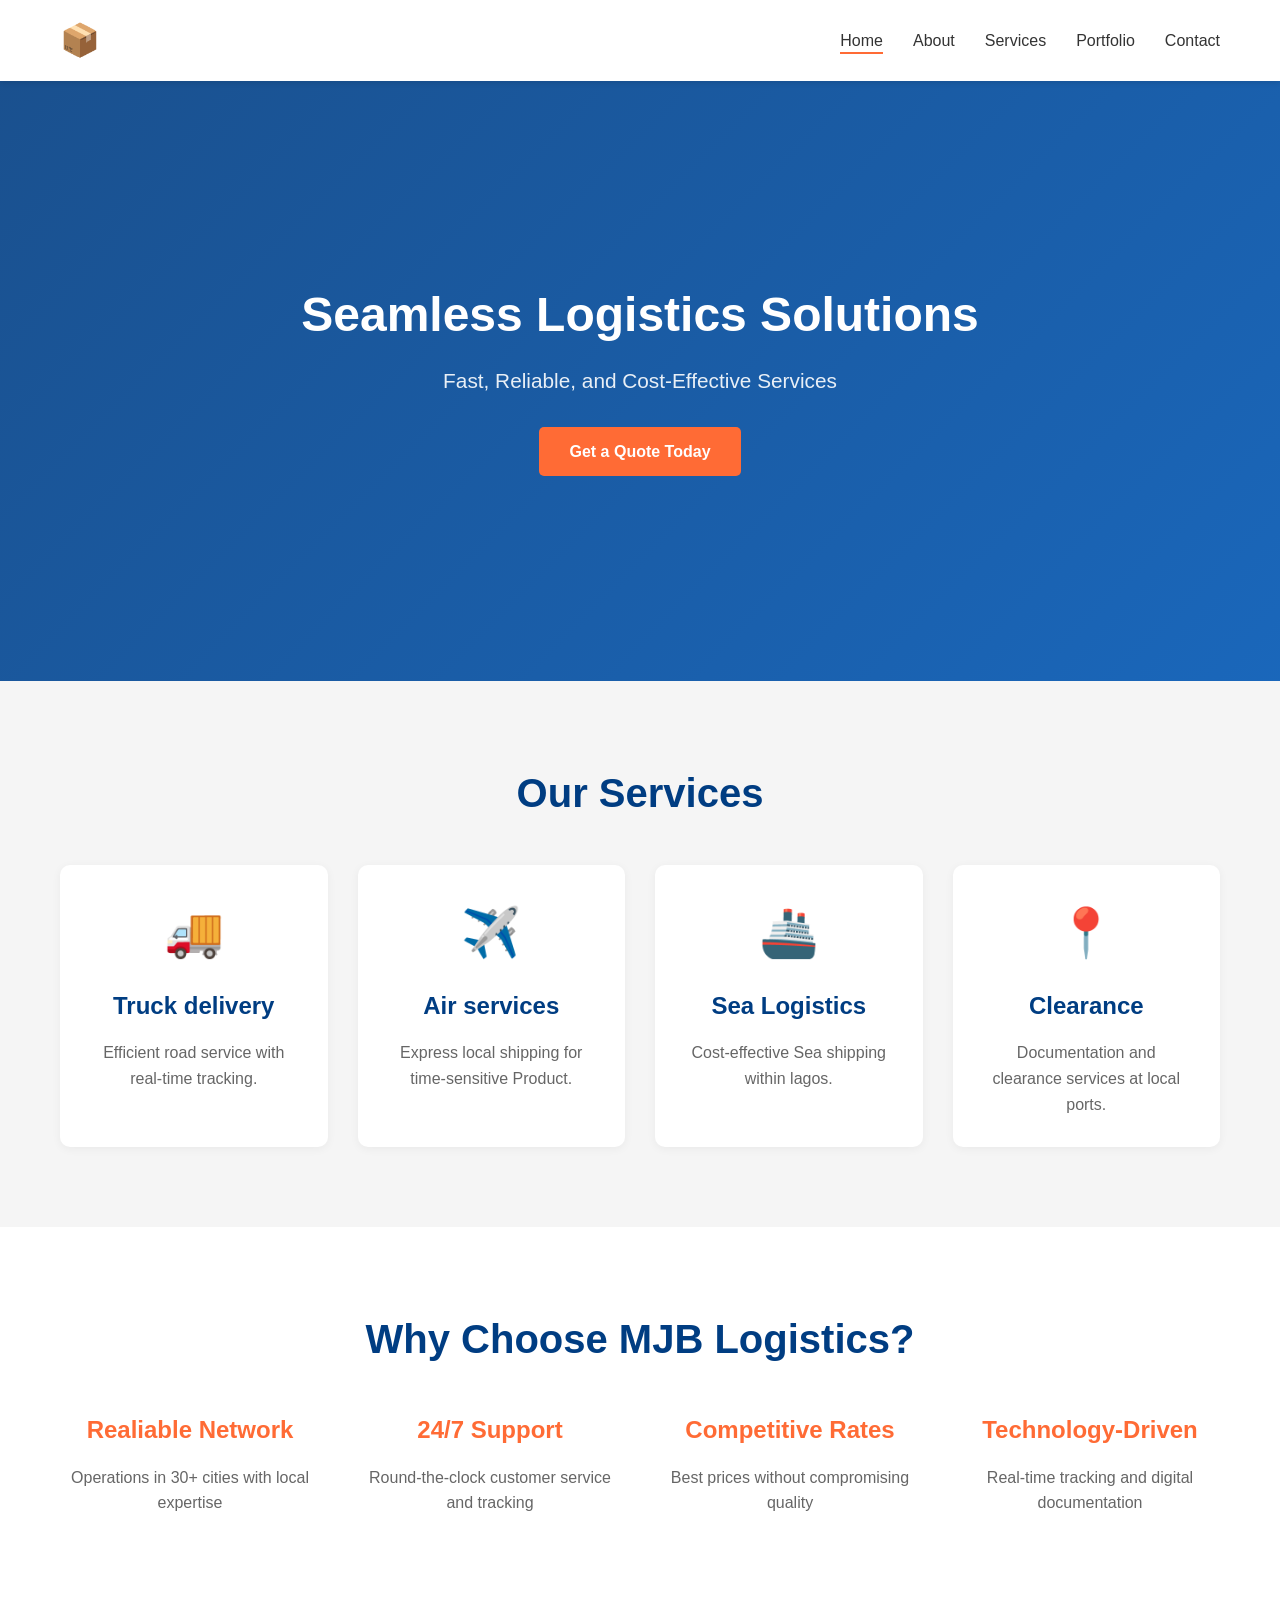
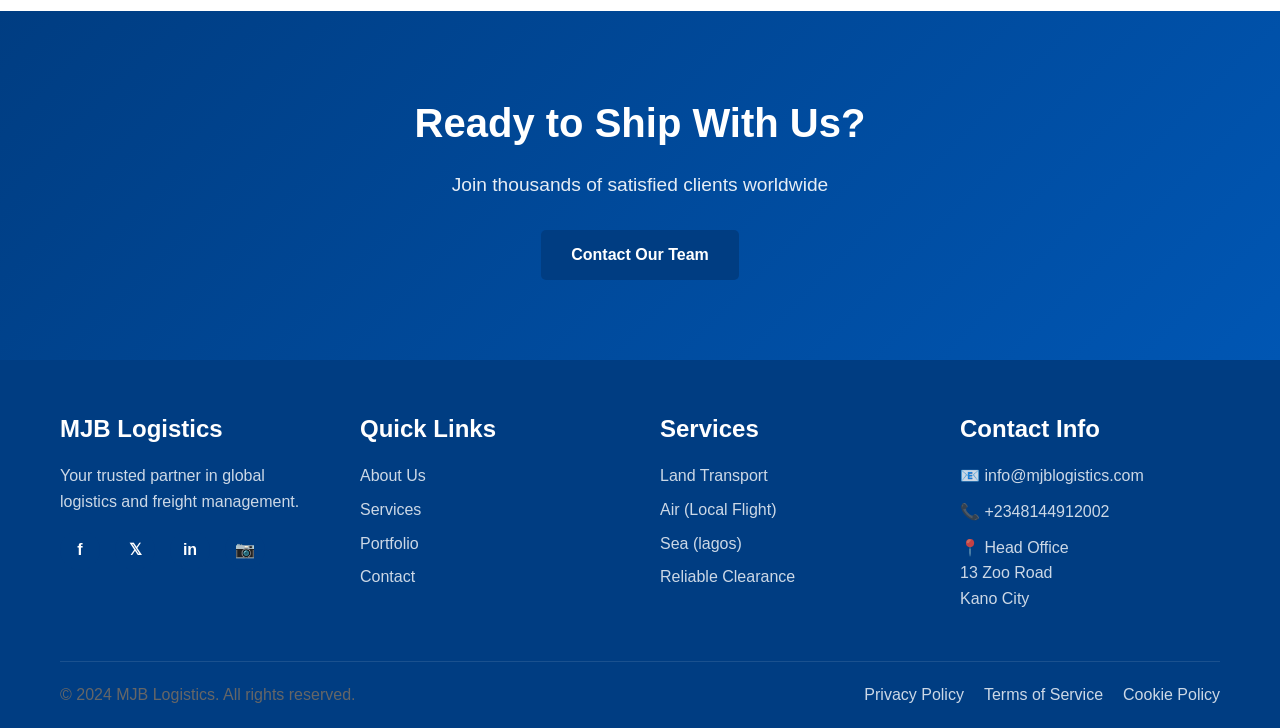
<file: index.html>
<!DOCTYPE html>
<html lang="en">
<head>
    <meta charset="UTF-8">
    <meta name="viewport" content="width=device-width, initial-scale=1.0">
    <title>MJB Logistics - Global Freight & Logistics Solutions</title>
    <link rel="stylesheet" href="styles.css">
</head>
<body>
    <!-- Navigation Bar -->
    <nav class="navbar">
        <div class="container">
            <div class="nav-wrapper">
                <a href="index.html" class="logo">
                    <span class="logo-icon">📦</span>
                    <span class="logo-text">MJB Logistics</span>
                </a>
                <button class="mobile-menu-btn" id="mobileMenuBtn">
                    <span></span>
                    <span></span>
                    <span></span>
                </button>
                <ul class="nav-links" id="navLinks">
                    <li><a href="index.html" class="active">Home</a></li>
                    <li><a href="about.html">About</a></li>
                    <li><a href="services.html">Services</a></li>
                    <li><a href="portfolio.html">Portfolio</a></li>
                    <li><a href="contact.html">Contact</a></li>
                </ul>
            </div>
        </div>
    </nav>

    <!-- Hero Section -->
    <section class="hero">
        <div class="hero-content">
            <h1>Seamless Logistics Solutions</h1>
            <p>Fast, Reliable, and Cost-Effective Services</p>
            <a href="contact.html" class="btn btn-primary">Get a Quote Today</a>
        </div>
        <div class="hero-background"></div>
    </section>

    <!-- Quick Services Section -->
    <section class="quick-services">
        <div class="container">
            <h2>Our Services</h2>
            <div class="services-grid">
                <div class="service-card">
                    <div class="service-icon">🚚</div>
                    <h3>Truck delivery</h3>
                    <p>Efficient road service with real-time tracking.</p>
                </div>
                <div class="service-card">
                    <div class="service-icon">✈️</div>
                    <h3>Air services</h3>
                    <p>Express local shipping for time-sensitive Product.</p>
                </div>
                <div class="service-card">
                    <div class="service-icon">🚢</div>
                    <h3>Sea Logistics</h3>
                    <p>Cost-effective Sea shipping within lagos.</p>
                </div>
                <div class="service-card">
                    <div class="service-icon">📍</div>
                    <h3>Clearance</h3>
                    <p>Documentation and clearance services at local ports.</p>
                </div>
            </div>
        </div>
    </section>

    <!-- Why Choose Us Section -->
    <section class="why-choose-us">
        <div class="container">
            <h2>Why Choose MJB Logistics?</h2>
            <div class="features-grid">
                <div class="feature-item">
                    <h3>Realiable Network</h3>
                    <p>Operations in 30+ cities with local expertise</p>
                </div>
                <div class="feature-item">
                    <h3>24/7 Support</h3>
                    <p>Round-the-clock customer service and tracking</p>
                </div>
                <div class="feature-item">
                    <h3>Competitive Rates</h3>
                    <p>Best prices without compromising quality</p>
                </div>
                <div class="feature-item">
                    <h3>Technology-Driven</h3>
                    <p>Real-time tracking and digital documentation</p>
                </div>
            </div>
        </div>
    </section>

    <!-- CTA Section -->
    <section class="cta-section">
        <div class="container">
            <h2>Ready to Ship With Us?</h2>
            <p>Join thousands of satisfied clients worldwide</p>
            <a href="contact.html" class="btn btn-secondary">Contact Our Team</a>
        </div>
    </section>

    <!-- Footer -->
    <footer class="footer">
        <div class="container">
            <div class="footer-content">
                <div class="footer-section">
                    <h3>MJB Logistics</h3>
                    <p>Your trusted partner in global logistics and freight management.</p>
                    <div class="social-links">
                        <a href="#" aria-label="Facebook">f</a>
                        <a href="#" aria-label="Twitter">𝕏</a>
                        <a href="#" aria-label="LinkedIn">in</a>
                        <a href="#" aria-label="Instagram">📷</a>
                    </div>
                </div>
                <div class="footer-section">
                    <h3>Quick Links</h3>
                    <ul>
                        <li><a href="about.html">About Us</a></li>
                        <li><a href="services.html">Services</a></li>
                        <li><a href="portfolio.html">Portfolio</a></li>
                        <li><a href="contact.html">Contact</a></li>
                    </ul>
                </div>
                <div class="footer-section">
                    <h3>Services</h3>
                    <ul>
                        <li><a href="services.html">Land Transport</a></li>
                        <li><a href="services.html">Air (Local Flight)</a></li>
                        <li><a href="services.html">Sea (lagos)</a></li>
                        <li><a href="services.html">Reliable Clearance</a></li>
                    </ul>
                </div>
                <div class="footer-section">
                    <h3>Contact Info</h3>
                    <p>📧 info@mjblogistics.com</p>
                    <p>📞 +2348144912002</p>
                    <p>📍 Head Office<br>13 Zoo Road<br>Kano City</p>
                </div>
            </div>
            <div class="footer-bottom">
                <p>&copy; 2024 MJB Logistics. All rights reserved.</p>
                <ul>
                    <li><a href="#">Privacy Policy</a></li>
                    <li><a href="#">Terms of Service</a></li>
                    <li><a href="#">Cookie Policy</a></li>
                </ul>
            </div>
        </div>
    </footer>

    <script src="script.js"></script>
</body>
</html>
</file>
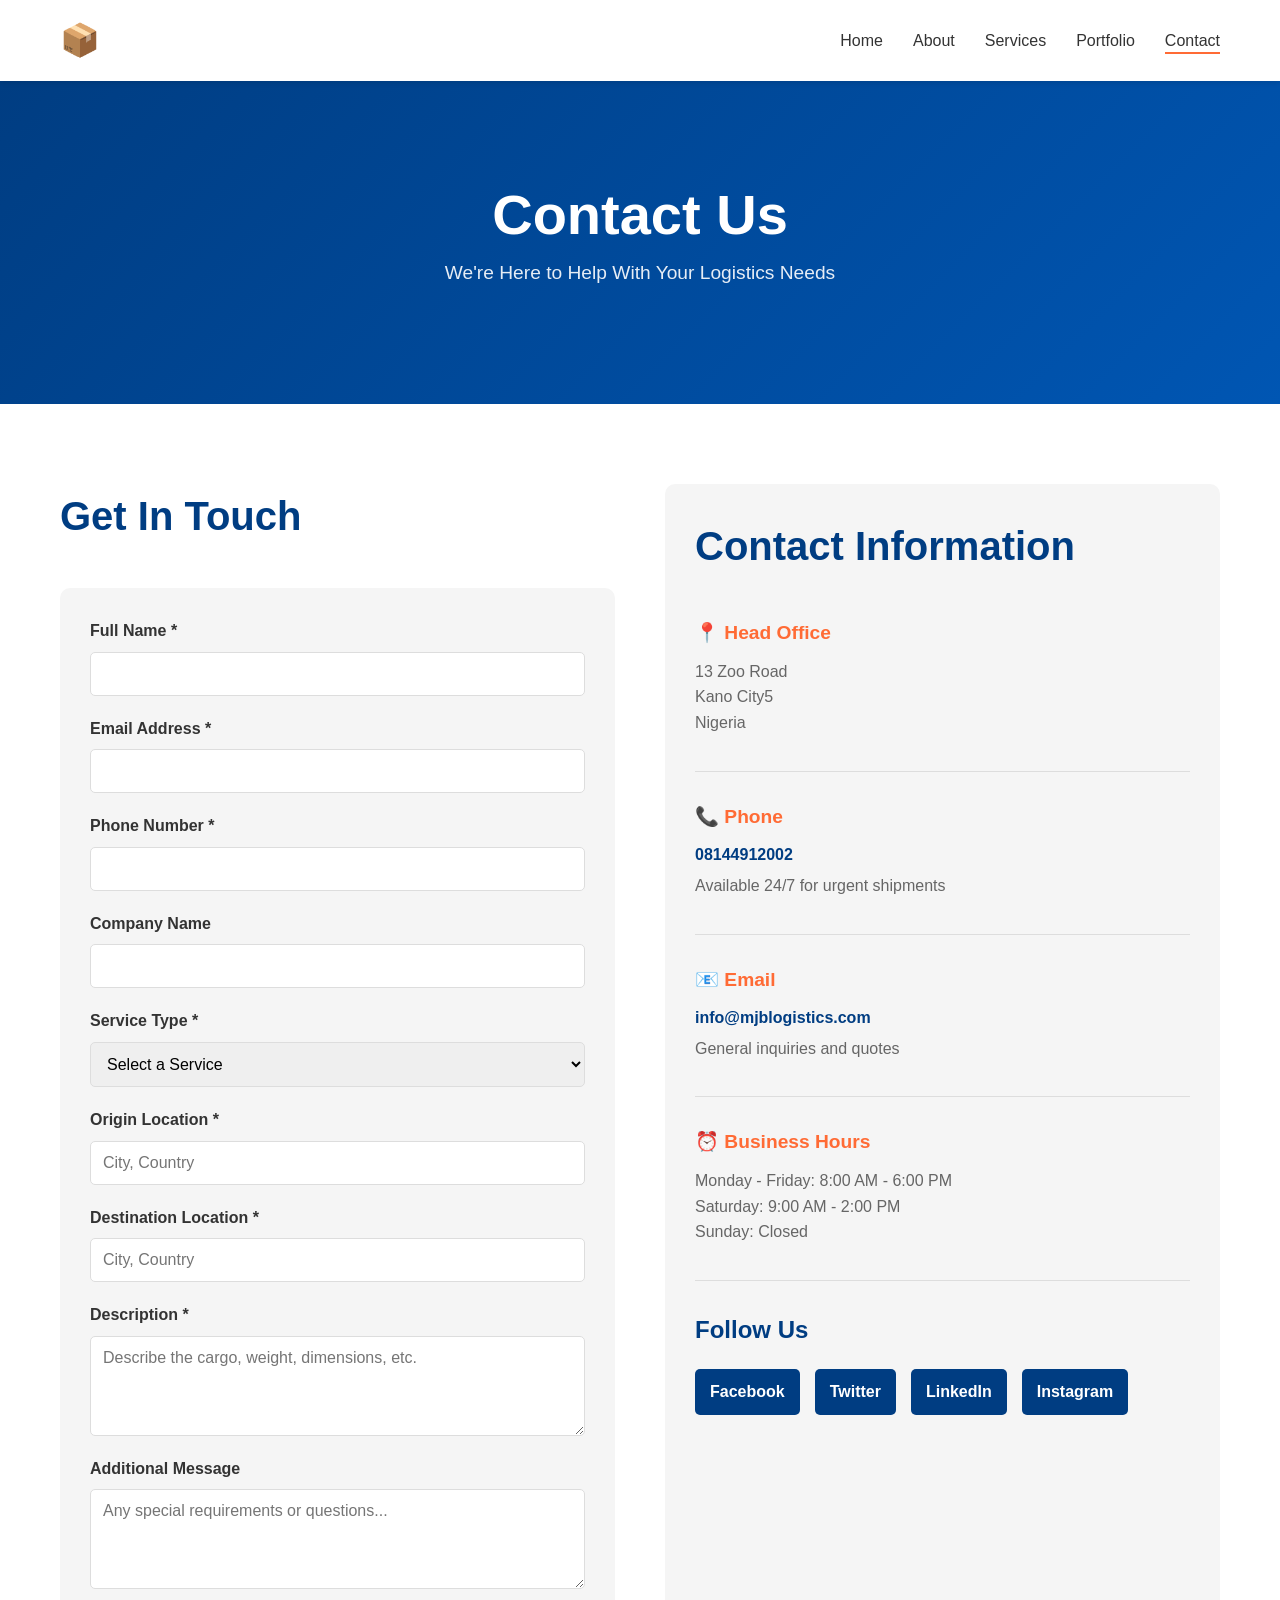
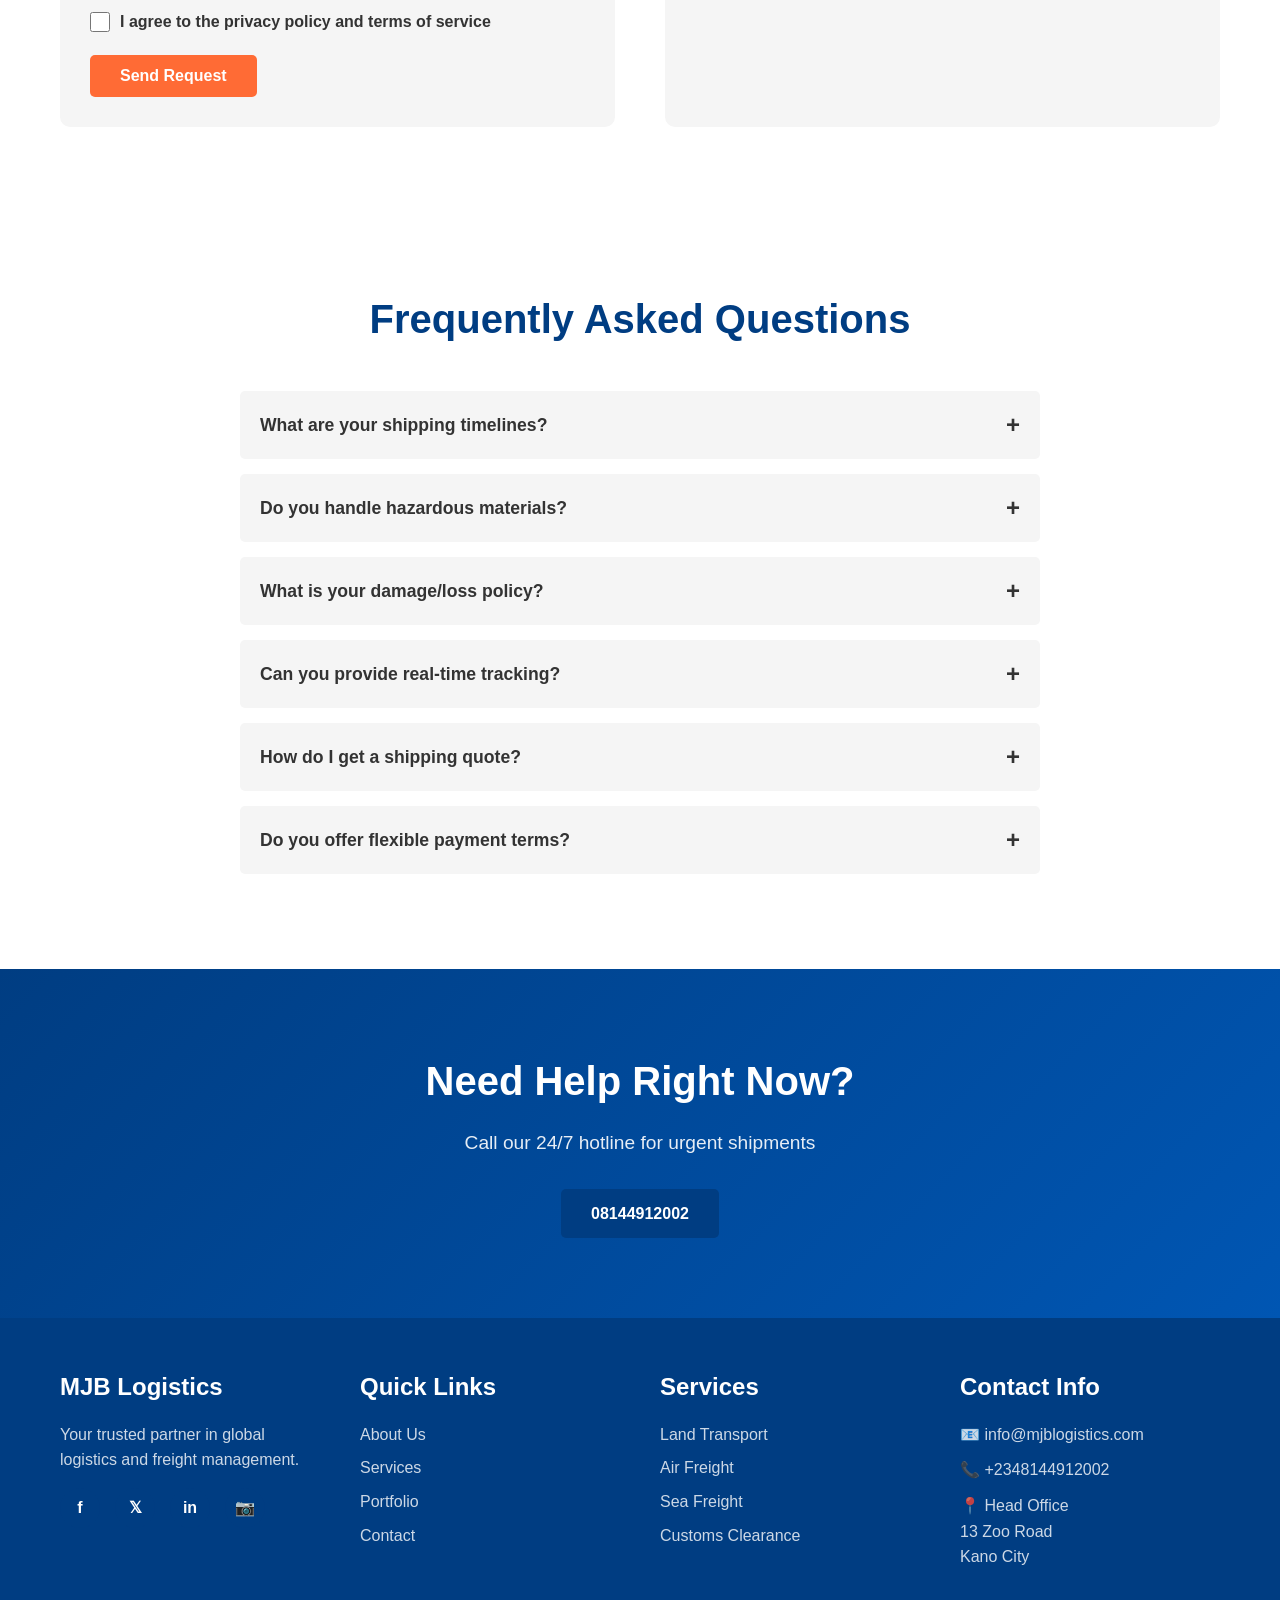
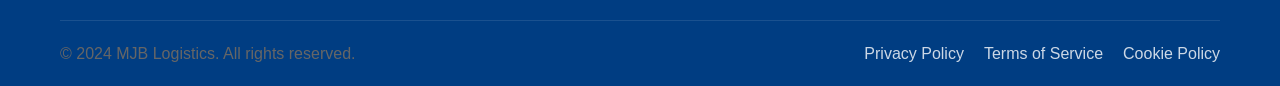
<file: contact.html>
<!DOCTYPE html>
<html lang="en">
<head>
    <meta charset="UTF-8">
    <meta name="viewport" content="width=device-width, initial-scale=1.0">
    <title>Contact - MJB Logistics</title>
    <link rel="stylesheet" href="styles.css">
</head>
<body>
    <!-- Navigation Bar -->
    <nav class="navbar">
        <div class="container">
            <div class="nav-wrapper">
                <a href="index.html" class="logo">
                    <span class="logo-icon">📦</span>
                    <span class="logo-text">MJB Logistics</span>
                </a>
                <button class="mobile-menu-btn" id="mobileMenuBtn">
                    <span></span>
                    <span></span>
                    <span></span>
                </button>
                <ul class="nav-links" id="navLinks">
                    <li><a href="index.html">Home</a></li>
                    <li><a href="about.html">About</a></li>
                    <li><a href="services.html">Services</a></li>
                    <li><a href="portfolio.html">Portfolio</a></li>
                    <li><a href="contact.html" class="active">Contact</a></li>
                </ul>
            </div>
        </div>
    </nav>

    <!-- Page Header -->
    <section class="page-header">
        <div class="container">
            <h1>Contact Us</h1>
            <p>We're Here to Help With Your Logistics Needs</p>
        </div>
    </section>

    <!-- Contact Section -->
    <section class="contact-section">
        <div class="container">
            <div class="contact-wrapper">
                <!-- Contact Form -->
                <div class="contact-form-container">
                    <h2>Get In Touch</h2>
                    <form class="contact-form" id="contactForm">
                        <div class="form-group">
                            <label for="name">Full Name *</label>
                            <input type="text" id="name" name="name" required>
                        </div>

                        <div class="form-group">
                            <label for="email">Email Address *</label>
                            <input type="email" id="email" name="email" required>
                        </div>

                        <div class="form-group">
                            <label for="phone">Phone Number *</label>
                            <input type="tel" id="phone" name="phone" required>
                        </div>

                        <div class="form-group">
                            <label for="company">Company Name</label>
                            <input type="text" id="company" name="company">
                        </div>

                        <div class="form-group">
                            <label for="service">Service Type *</label>
                            <select id="service" name="service" required>
                                <option value="">Select a Service</option>
                                <option value="air">Canter</option>
                                <option value="sea">Okada</option>
                                <option value="warehouse">Warehousing</option>
                                <option value="other">Other</option>
                            </select>
                        </div>

                        <div class="form-group">
                            <label for="origin">Origin Location *</label>
                            <input type="text" id="origin" name="origin" placeholder="City, Country" required>
                        </div>

                        <div class="form-group">
                            <label for="destination">Destination Location *</label>
                            <input type="text" id="destination" name="destination" placeholder="City, Country" required>
                        </div>

                        <div class="form-group">
                            <label for="cargo">Description *</label>
                            <textarea id="cargo" name="cargo" rows="4" placeholder="Describe the cargo, weight, dimensions, etc." required></textarea>
                        </div>

                        <div class="form-group">
                            <label for="message">Additional Message</label>
                            <textarea id="message" name="message" rows="4" placeholder="Any special requirements or questions..."></textarea>
                        </div>

                        <div class="form-group checkbox">
                            <input type="checkbox" id="agree" name="agree" required>
                            <label for="agree">I agree to the privacy policy and terms of service</label>
                        </div>

                        <button type="submit" class="btn btn-primary">Send Request</button>
                    </form>
                    <div id="formMessage" class="form-message"></div>
                </div>

                <!-- Contact Info -->
                <div class="contact-info-container">
                    <h2>Contact Information</h2>

                    <div class="contact-info-item">
                        <h3>📍 Head Office</h3>
                        <p>13 Zoo Road<br>Kano City5<br>Nigeria</p>
                    </div>

                    <div class="contact-info-item">
                        <h3>📞 Phone</h3>
                        <p><a href="tel:08144912002">08144912002</a></p>
                        <p>Available 24/7 for urgent shipments</p>
                    </div>

                    <div class="contact-info-item">
                        <h3>📧 Email</h3>
                        <p><a href="mailto:info@mjblogistics.com">info@mjblogistics.com</a></p>
                        <p>General inquiries and quotes</p>
                    </div>

                   
                    <div class="contact-info-item">
                        <h3>⏰ Business Hours</h3>
                        <p>Monday - Friday: 8:00 AM - 6:00 PM<br>
                           Saturday: 9:00 AM - 2:00 PM<br>
                           Sunday: Closed</p>
                    </div>

                    <div class="social-section">
                        <h3>Follow Us</h3>
                        <div class="social-links-contact">
                            <a href="#" class="social-icon">Facebook</a>
                            <a href="#" class="social-icon">Twitter</a>
                            <a href="#" class="social-icon">LinkedIn</a>
                            <a href="#" class="social-icon">Instagram</a>
                        </div>
                    </div>
                </div>
            </div>
        </div>
    </section>

   
    <!-- FAQ Section -->
    <section class="faq-section">
        <div class="container">
            <h2>Frequently Asked Questions</h2>
            <div class="faq-container">
                <div class="faq-item">
                    <button class="faq-question">
                        What are your shipping timelines?
                        <span class="faq-icon">+</span>
                    </button>
                    <div class="faq-answer">
                        <p>Timelines vary by service. Custom timelines available upon request.</p>
                    </div>
                </div>

                <div class="faq-item">
                    <button class="faq-question">
                        Do you handle hazardous materials?
                        <span class="faq-icon">+</span>
                    </button>
                    <div class="faq-answer">
                        <p>Yes, we are certified to transport hazardous materials. We follow all international regulations and have specialized equipment for safe handling.</p>
                    </div>
                </div>

                <div class="faq-item">
                    <button class="faq-question">
                        What is your damage/loss policy?
                        <span class="faq-icon">+</span>
                    </button>
                    <div class="faq-answer">
                        <p>All shipments are covered by our insurance policy. We maintain a 99.8% damage-free record and handle claims within 10 business days.</p>
                    </div>
                </div>

                <div class="faq-item">
                    <button class="faq-question">
                        Can you provide real-time tracking?
                        <span class="faq-icon">+</span>
                    </button>
                    <div class="faq-answer">
                        <p>Yes, all shipments come with real-time GPS tracking accessible through our customer portal. You'll receive notifications at key milestones.</p>
                    </div>
                </div>

                <div class="faq-item">
                    <button class="faq-question">
                        How do I get a shipping quote?
                        <span class="faq-icon">+</span>
                    </button>
                    <div class="faq-answer">
                        <p>Simply fill out our quote request form above or call us directly. We'll provide a detailed estimate within 24 hours of receiving your inquiry.</p>
                    </div>
                </div>

                <div class="faq-item">
                    <button class="faq-question">
                        Do you offer flexible payment terms?
                        <span class="faq-icon">+</span>
                    </button>
                    <div class="faq-answer">
                        <p>Yes, we offer various payment options including net 30/60, credit cards, wire transfers, and special arrangements for volume clients.</p>
                    </div>
                </div>
            </div>
        </div>
    </section>

    <!-- CTA Section -->
    <section class="cta-section">
        <div class="container">
            <h2>Need Help Right Now?</h2>
            <p>Call our 24/7 hotline for urgent shipments</p>
            <a href="tel:08144912002" class="btn btn-secondary">08144912002</a>
        </div>
    </section>

    <!-- Footer -->
    <footer class="footer">
        <div class="container">
            <div class="footer-content">
                <div class="footer-section">
                    <h3>MJB Logistics</h3>
                    <p>Your trusted partner in global logistics and freight management.</p>
                    <div class="social-links">
                        <a href="#" aria-label="Facebook">f</a>
                        <a href="#" aria-label="Twitter">𝕏</a>
                        <a href="#" aria-label="LinkedIn">in</a>
                        <a href="#" aria-label="Instagram">📷</a>
                    </div>
                </div>
                <div class="footer-section">
                    <h3>Quick Links</h3>
                    <ul>
                        <li><a href="about.html">About Us</a></li>
                        <li><a href="services.html">Services</a></li>
                        <li><a href="portfolio.html">Portfolio</a></li>
                        <li><a href="contact.html">Contact</a></li>
                    </ul>
                </div>
                <div class="footer-section">
                    <h3>Services</h3>
                    <ul>
                        <li><a href="services.html">Land Transport</a></li>
                        <li><a href="services.html">Air Freight</a></li>
                        <li><a href="services.html">Sea Freight</a></li>
                        <li><a href="services.html">Customs Clearance</a></li>
                    </ul>
                </div>
                <div class="footer-section">
                    <h3>Contact Info</h3>
                    <p>📧 info@mjblogistics.com</p>
                    <p>📞 +2348144912002</p>
                    <p>📍 Head Office<br>13 Zoo Road<br>Kano City</p>
                </div>
            </div>
            <div class="footer-bottom">
                <p>&copy; 2024 MJB Logistics. All rights reserved.</p>
                <ul>
                    <li><a href="#">Privacy Policy</a></li>
                    <li><a href="#">Terms of Service</a></li>
                    <li><a href="#">Cookie Policy</a></li>
                </ul>
            </div>
        </div>
    </footer>

    <script src="script.js"></script>
</body>
</html>
</file>
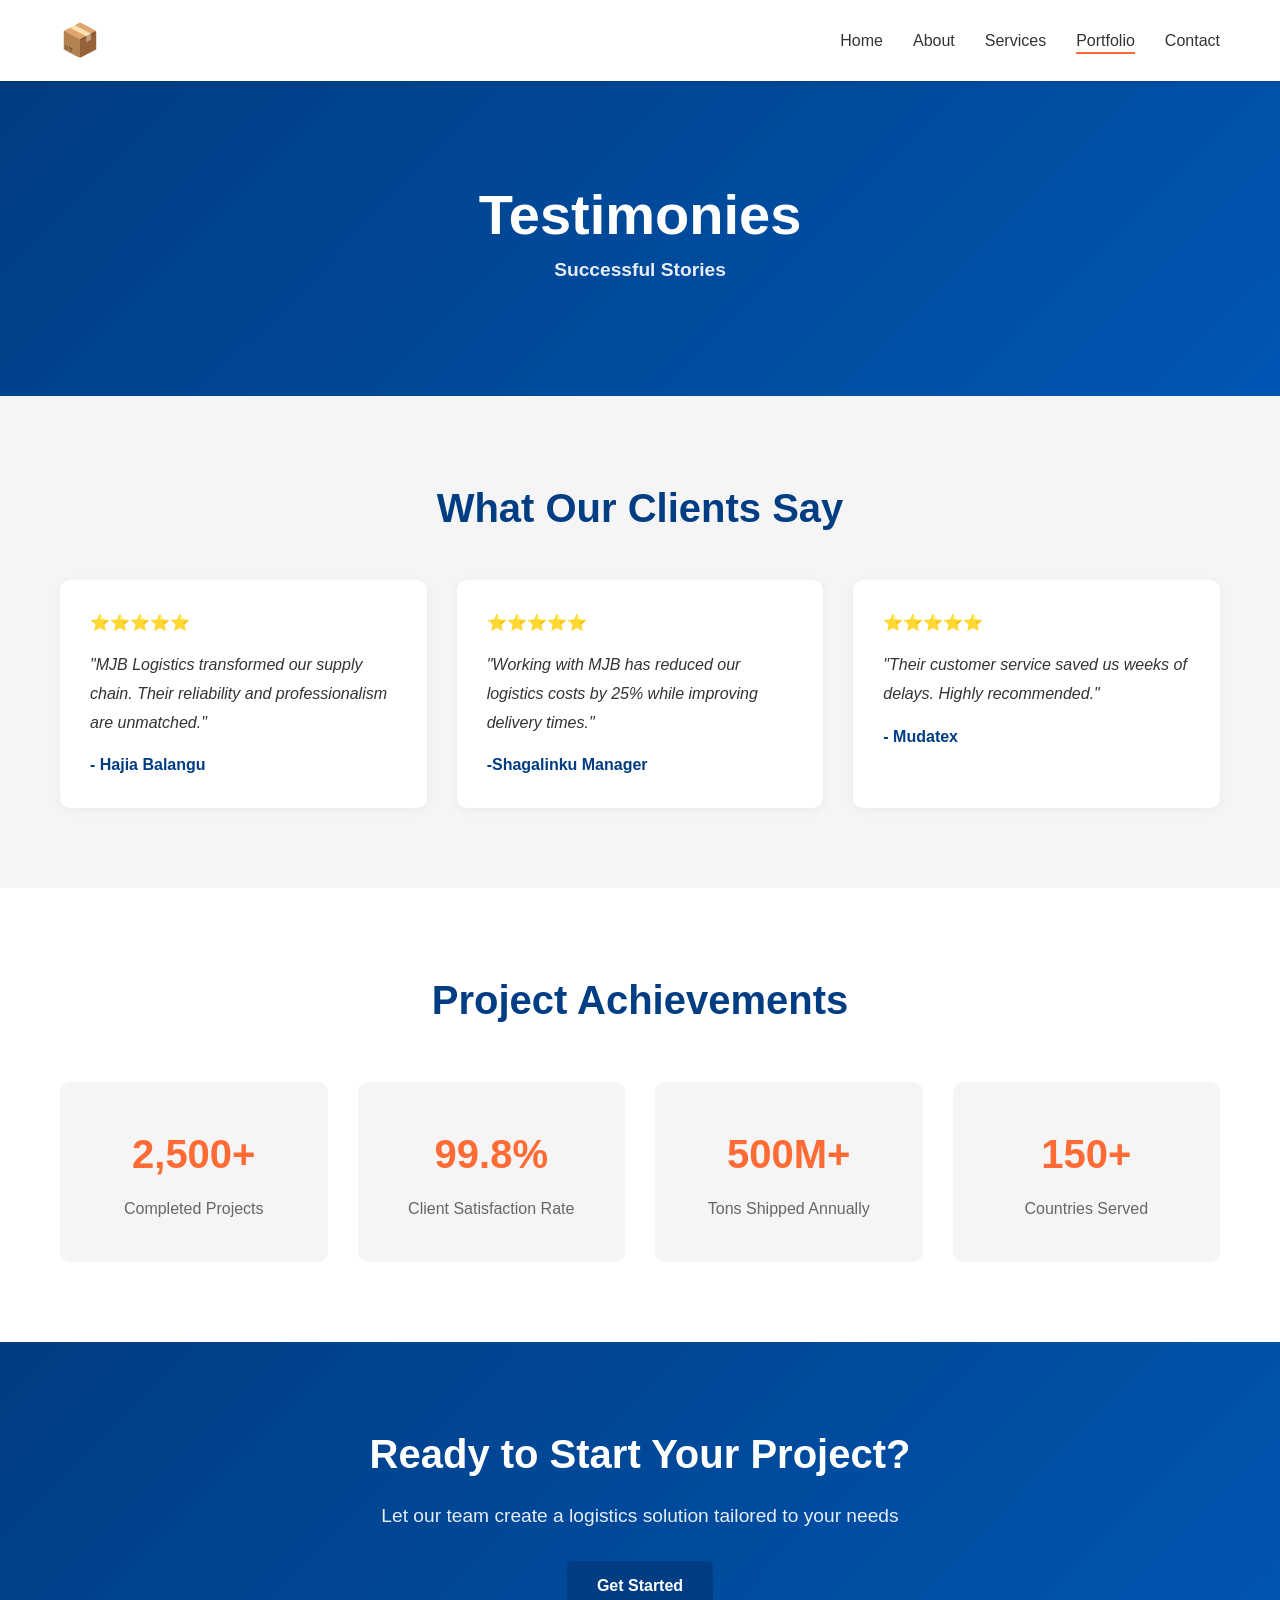
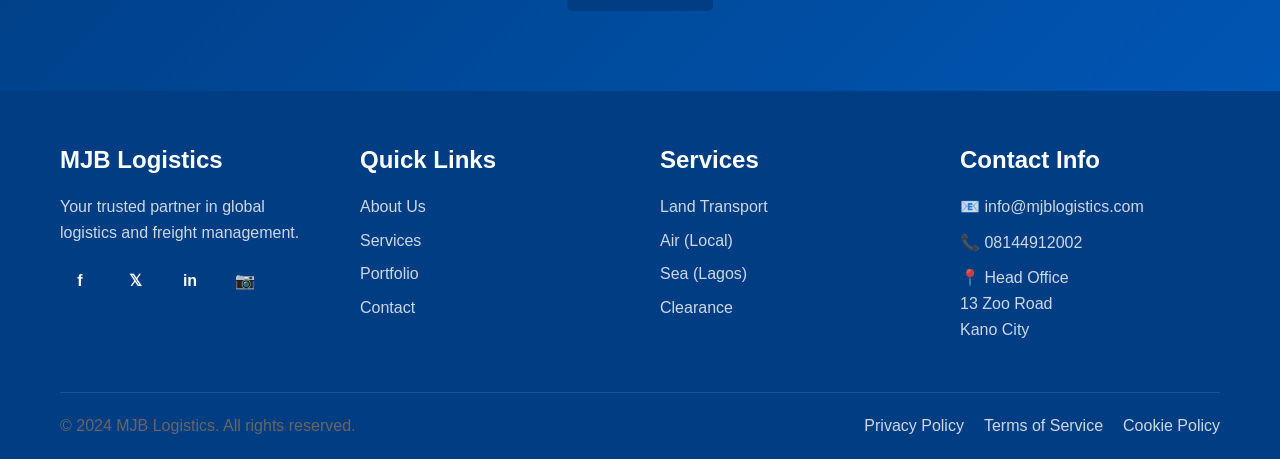
<file: portfolio.html>
<!DOCTYPE html>
<html lang="en">
<head>
    <meta charset="UTF-8">
    <meta name="viewport" content="width=device-width, initial-scale=1.0">
    <title>Portfolio - MJB Logistics</title>
    <link rel="stylesheet" href="styles.css">
</head>
<body>
    <!-- Navigation Bar -->
    <nav class="navbar">
        <div class="container">
            <div class="nav-wrapper">
                <a href="index.html" class="logo">
                    <span class="logo-icon">📦</span>
                    <span class="logo-text">MJB Logistics</span>
                </a>
                <button class="mobile-menu-btn" id="mobileMenuBtn">
                    <span></span>
                    <span></span>
                    <span></span>
                </button>
                <ul class="nav-links" id="navLinks">
                    <li><a href="index.html">Home</a></li>
                    <li><a href="about.html">About</a></li>
                    <li><a href="services.html">Services</a></li>
                    <li><a href="portfolio.html" class="active">Portfolio</a></li>
                    <li><a href="contact.html">Contact</a></li>
                </ul>
            </div>
        </div>
    </nav>

    <!-- Page Header -->
    <section class="page-header">
        <div class="container">
            <h1>Testimonies<h1>
            <p>Successful Stories</p>
        </div>
    </section>

 

    <!-- Client Testimonials -->
    <section class="testimonials">
        <div class="container">
            <h2>What Our Clients Say</h2>
            <div class="testimonials-grid">
                <div class="testimonial-card">
                    <p class="rating">⭐⭐⭐⭐⭐</p>
                    <p class="testimonial-text">"MJB Logistics transformed our supply chain. Their reliability and professionalism are unmatched."</p>
                    <p class="testimonial-author">- Hajia Balangu</p>
                </div>
                <div class="testimonial-card">
                    <p class="rating">⭐⭐⭐⭐⭐</p>
                    <p class="testimonial-text">"Working with MJB has reduced our logistics costs by 25% while improving delivery times."</p>
                    <p class="testimonial-author">-Shagalinku Manager</p>
                </div>
                <div class="testimonial-card">
                    <p class="rating">⭐⭐⭐⭐⭐</p>
                    <p class="testimonial-text">"Their customer service saved us weeks of delays. Highly recommended."</p>
                    <p class="testimonial-author">- Mudatex</p>
                </div>
            </div>
        </div>
    </section>

    <!-- Statistics Section -->
    <section class="project-stats">
        <div class="container">
            <h2>Project Achievements</h2>
            <div class="stats-grid">
                <div class="stat-box">
                    <h3>2,500+</h3>
                    <p>Completed Projects</p>
                </div>
                <div class="stat-box">
                    <h3>99.8%</h3>
                    <p>Client Satisfaction Rate</p>
                </div>
                <div class="stat-box">
                    <h3>500M+</h3>
                    <p>Tons Shipped Annually</p>
                </div>
                <div class="stat-box">
                    <h3>150+</h3>
                    <p>Countries Served</p>
                </div>
            </div>
        </div>
    </section>

    <!-- CTA Section -->
    <section class="cta-section">
        <div class="container">
            <h2>Ready to Start Your Project?</h2>
            <p>Let our team create a logistics solution tailored to your needs</p>
            <a href="contact.html" class="btn btn-secondary">Get Started</a>
        </div>
    </section>

    <!-- Footer -->
    <footer class="footer">
        <div class="container">
            <div class="footer-content">
                <div class="footer-section">
                    <h3>MJB Logistics</h3>
                    <p>Your trusted partner in global logistics and freight management.</p>
                    <div class="social-links">
                        <a href="#" aria-label="Facebook">f</a>
                        <a href="#" aria-label="Twitter">𝕏</a>
                        <a href="#" aria-label="LinkedIn">in</a>
                        <a href="#" aria-label="Instagram">📷</a>
                    </div>
                </div>
                <div class="footer-section">
                    <h3>Quick Links</h3>
                    <ul>
                        <li><a href="about.html">About Us</a></li>
                        <li><a href="services.html">Services</a></li>
                        <li><a href="portfolio.html">Portfolio</a></li>
                        <li><a href="contact.html">Contact</a></li>
                    </ul>
                </div>
                <div class="footer-section">
                    <h3>Services</h3>
                    <ul>
                        <li><a href="services.html">Land Transport</a></li>
                        <li><a href="services.html">Air (Local)</a></li>
                        <li><a href="services.html">Sea (Lagos)</a></li>
                        <li><a href="services.html">Clearance</a></li>
                    </ul>
                </div>
                <div class="footer-section">
                    <h3>Contact Info</h3>
                    <p>📧 info@mjblogistics.com</p>
                    <p>📞 08144912002</p>
                    <p>📍 Head Office<br>13 Zoo Road<br>Kano City</p>
                </div>
            </div>
            <div class="footer-bottom">
                <p>&copy; 2024 MJB Logistics. All rights reserved.</p>
                <ul>
                    <li><a href="#">Privacy Policy</a></li>
                    <li><a href="#">Terms of Service</a></li>
                    <li><a href="#">Cookie Policy</a></li>
                </ul>
            </div>
        </div>
    </footer>

    <script src="script.js"></script>
</body>
</html>
</file>
<file: styles.css>
/* ===== GLOBAL STYLES ===== */
* {
    margin: 0;
    padding: 0;
    box-sizing: border-box;
}

:root {
    --primary-color: #003d82;
    --secondary-color: #ff6b35;
    --accent-color: #f7931e;
    --dark-bg: #1a1a1a;
    --light-bg: #f5f5f5;
    --text-dark: #333333;
    --text-light: #666666;
    --border-color: #ddd;
    --white: #ffffff;
    --success-color: #27ae60;
    --error-color: #e74c3c;
}

html {
    scroll-behavior: smooth;
    font-size: 16px;
}

body {
    font-family: 'Segoe UI', Tahoma, Geneva, Verdana, sans-serif;
    color: var(--text-dark);
    line-height: 1.6;
    overflow-x: hidden;
}

.container {
    max-width: 1200px;
    margin: 0 auto;
    padding: 0 20px;
}

/* ===== TYPOGRAPHY ===== */
h1, h2, h3, h4, h5, h6 {
    color: var(--primary-color);
    margin-bottom: 20px;
    font-weight: 700;
}

h1 {
    font-size: 3.5rem;
    line-height: 1.2;
}

h2 {
    font-size: 2.5rem;
    text-align: center;
    margin-bottom: 40px;
}

h3 {
    font-size: 1.5rem;
}

p {
    color: var(--text-light);
    margin-bottom: 15px;
}

a {
    text-decoration: none;
    color: var(--primary-color);
    transition: color 0.3s ease;
}

a:hover {
    color: var(--secondary-color);
}

/* ===== BUTTONS ===== */
.btn {
    display: inline-block;
    padding: 12px 30px;
    border-radius: 5px;
    font-weight: 600;
    transition: all 0.3s ease;
    cursor: pointer;
    border: none;
    font-size: 1rem;
    text-align: center;
}

.btn-primary {
    background-color: var(--secondary-color);
    color: var(--white);
}

.btn-primary:hover {
    background-color: var(--accent-color);
    transform: translateY(-2px);
    box-shadow: 0 5px 15px rgba(255, 107, 53, 0.3);
}

.btn-secondary {
    background-color: var(--primary-color);
    color: var(--white);
}

.btn-secondary:hover {
    background-color: var(--text-dark);
    transform: translateY(-2px);
    box-shadow: 0 5px 15px rgba(0, 61, 130, 0.3);
}

/* ===== NAVIGATION ===== */
.navbar {
    background-color: var(--white);
    padding: 15px 0;
    position: sticky;
    top: 0;
    z-index: 1000;
    box-shadow: 0 2px 5px rgba(0, 0, 0, 0.1);
}

.nav-wrapper {
    display: flex;
    justify-content: space-between;
    align-items: center;
}

.logo {
    display: flex;
    align-items: center;
    gap: 10px;
    font-size: 1.5rem;
    font-weight: 700;
    color: var(--primary-color);
}

.logo-icon {
    font-size: 2rem;
}

.logo-text {
    display: none;
}

.nav-links {
    display: flex;
    list-style: none;
    gap: 30px;
}

.nav-links a {
    color: var(--text-dark);
    font-weight: 500;
    transition: color 0.3s ease;
    position: relative;
}

.nav-links a::after {
    content: '';
    position: absolute;
    bottom: -5px;
    left: 0;
    width: 0;
    height: 2px;
    background-color: var(--secondary-color);
    transition: width 0.3s ease;
}

.nav-links a:hover::after,
.nav-links a.active::after {
    width: 100%;
}

.mobile-menu-btn {
    display: none;
    flex-direction: column;
    background: none;
    border: none;
    cursor: pointer;
    gap: 5px;
}

.mobile-menu-btn span {
    width: 25px;
    height: 3px;
    background-color: var(--primary-color);
    border-radius: 2px;
    transition: all 0.3s ease;
}

.mobile-menu-btn.active span:nth-child(1) {
    transform: rotate(45deg) translateY(10px);
}

.mobile-menu-btn.active span:nth-child(2) {
    opacity: 0;
}

.mobile-menu-btn.active span:nth-child(3) {
    transform: rotate(-45deg) translateY(-10px);
}

/* ===== HERO SECTION ===== */
.hero {
    position: relative;
    height: 600px;
    display: flex;
    align-items: center;
    justify-content: center;
    text-align: center;
    color: var(--white);
    overflow: hidden;
}

.hero-background {
    position: absolute;
    top: 0;
    left: 0;
    right: 0;
    bottom: 0;
    background: linear-gradient(135deg, var(--primary-color) 0%, #0056b3 100%),
                url('https://images.unsplash.com/photo-1586528116493-a21ee5a29f82?w=1200&h=600&fit=crop') no-repeat center/cover;
    z-index: -1;
    opacity: 0.9;
}

.hero-content {
    position: relative;
    z-index: 2;
    max-width: 700px;
}

.hero h1 {
    color: var(--white);
    margin-bottom: 20px;
    font-size: 3rem;
}

.hero p {
    color: rgba(255, 255, 255, 0.9);
    font-size: 1.3rem;
    margin-bottom: 30px;
}

/* ===== QUICK SERVICES SECTION ===== */
.quick-services {
    padding: 80px 0;
    background-color: var(--light-bg);
}

.services-grid {
    display: grid;
    grid-template-columns: repeat(auto-fit, minmax(250px, 1fr));
    gap: 30px;
}

.service-card {
    background-color: var(--white);
    padding: 30px;
    border-radius: 10px;
    text-align: center;
    transition: all 0.3s ease;
    box-shadow: 0 2px 10px rgba(0, 0, 0, 0.05);
}

.service-card:hover {
    transform: translateY(-10px);
    box-shadow: 0 10px 30px rgba(0, 0, 0, 0.15);
}

.service-icon {
    font-size: 3rem;
    margin-bottom: 15px;
    display: block;
}

.service-card h3 {
    color: var(--primary-color);
    margin-bottom: 15px;
}

.service-card p {
    color: var(--text-light);
    margin-bottom: 0;
}

/* ===== WHY CHOOSE US ===== */
.why-choose-us {
    padding: 80px 0;
}

.features-grid {
    display: grid;
    grid-template-columns: repeat(auto-fit, minmax(250px, 1fr));
    gap: 40px;
}

.feature-item {
    text-align: center;
}

.feature-item h3 {
    color: var(--secondary-color);
    margin-bottom: 15px;
}

/* ===== CTA SECTION ===== */
.cta-section {
    background: linear-gradient(135deg, var(--primary-color) 0%, #0056b3 100%);
    color: var(--white);
    padding: 80px 0;
    text-align: center;
}

.cta-section h2 {
    color: var(--white);
    margin-bottom: 15px;
}

.cta-section p {
    color: rgba(255, 255, 255, 0.9);
    margin-bottom: 30px;
    font-size: 1.2rem;
}

/* ===== PAGE HEADER ===== */
.page-header {
    background: linear-gradient(135deg, var(--primary-color) 0%, #0056b3 100%);
    color: var(--white);
    padding: 100px 0;
    text-align: center;
}

.page-header h1 {
    color: var(--white);
    margin-bottom: 10px;
}

.page-header p {
    color: rgba(255, 255, 255, 0.9);
    font-size: 1.2rem;
}

/* ===== COMPANY STORY ===== */
.company-story {
    padding: 80px 0;
}

.story-content {
    display: grid;
    grid-template-columns: 1fr 1fr;
    gap: 40px;
    align-items: center;
}

.story-text h2 {
    text-align: left;
    margin-bottom: 25px;
}

.story-text p {
    line-height: 1.8;
    margin-bottom: 20px;
}

.story-image img {
    width: 100%;
    border-radius: 10px;
    box-shadow: 0 10px 30px rgba(0, 0, 0, 0.1);
}

/* ===== MISSION & VISION ===== */
.mission-vision {
    padding: 80px 0;
    background-color: var(--light-bg);
    display: grid;
    grid-template-columns: 1fr 1fr;
    gap: 40px;
}

.mission-card,
.vision-card {
    background-color: var(--white);
    padding: 40px;
    border-radius: 10px;
    box-shadow: 0 2px 10px rgba(0, 0, 0, 0.05);
}

.mission-card h3,
.vision-card h3 {
    color: var(--secondary-color);
    margin-bottom: 20px;
    font-size: 1.5rem;
}

.mission-card p,
.vision-card p {
    line-height: 1.8;
}

/* ===== CORE VALUES ===== */
.core-values {
    padding: 80px 0;
}

.values-grid {
    display: grid;
    grid-template-columns: repeat(auto-fit, minmax(280px, 1fr));
    gap: 30px;
}

.value-card {
    background-color: var(--light-bg);
    padding: 30px;
    border-radius: 10px;
    text-align: center;
    transition: all 0.3s ease;
}

.value-card:hover {
    background-color: var(--white);
    box-shadow: 0 5px 20px rgba(0, 0, 0, 0.1);
    transform: translateY(-5px);
}

.value-card h3 {
    margin-bottom: 15px;
    font-size: 1.3rem;
}

/* ===== STATISTICS ===== */
.statistics {
    padding: 80px 0;
    background: linear-gradient(135deg, var(--primary-color) 0%, #0056b3 100%);
    color: var(--white);
}

.statistics h2 {
    color: var(--white);
}

.stats-grid {
    display: grid;
    grid-template-columns: repeat(auto-fit, minmax(200px, 1fr));
    gap: 40px;
    text-align: center;
}

.stat-item h3 {
    color: var(--accent-color);
    font-size: 2.5rem;
    margin-bottom: 10px;
}

.stat-item p {
    color: rgba(255, 255, 255, 0.9);
    margin-bottom: 0;
}

/* ===== TEAM SECTION ===== */
.team-section {
    padding: 80px 0;
    background-color: var(--light-bg);
}

.team-grid {
    display: grid;
    grid-template-columns: repeat(auto-fit, minmax(250px, 1fr));
    gap: 40px;
}

.team-member {
    text-align: center;
    background-color: var(--white);
    padding: 20px;
    border-radius: 10px;
}

.team-member img {
    width: 200px;
    height: 200px;
    border-radius: 50%;
    margin-bottom: 20px;
    object-fit: cover;
    border: 4px solid var(--secondary-color);
}

.team-member h3 {
    margin-bottom: 5px;
}

.team-member p {
    color: var(--secondary-color);
    font-weight: 600;
    margin-bottom: 0;
}

/* ===== SERVICE DETAIL ===== */
.service-detail {
    padding: 80px 0;
}

.service-detail.alternate {
    background-color: var(--light-bg);
}

.service-layout {
    display: grid;
    grid-template-columns: 1fr 1fr;
    gap: 40px;
    align-items: center;
}

.service-layout.reverse {
    direction: rtl;
}

.service-text h2 {
    text-align: left;
    margin-bottom: 20px;
}

.service-text p {
    margin-bottom: 20px;
    line-height: 1.8;
}

.service-features {
    list-style: none;
    margin: 30px 0;
}

.service-features li {
    color: var(--text-dark);
    padding: 10px 0;
    font-weight: 500;
}

.service-image img {
    width: 100%;
    border-radius: 10px;
    box-shadow: 0 10px 30px rgba(0, 0, 0, 0.1);
}

/* ===== SERVICE COMPARISON TABLE ===== */
.service-comparison {
    padding: 80px 0;
    background-color: var(--light-bg);
}

.comparison-table {
    width: 100%;
    border-collapse: collapse;
    background-color: var(--white);
    border-radius: 10px;
    overflow: hidden;
    box-shadow: 0 2px 10px rgba(0, 0, 0, 0.05);
}

.comparison-table th {
    background-color: var(--primary-color);
    color: var(--white);
    padding: 15px;
    text-align: left;
    font-weight: 600;
}

.comparison-table td {
    padding: 15px;
    border-bottom: 1px solid var(--border-color);
}

.comparison-table tr:last-child td {
    border-bottom: none;
}

.comparison-table tr:nth-child(even) {
    background-color: var(--light-bg);
}

/* ===== PORTFOLIO ===== */
.portfolio-section {
    padding: 80px 0;
}

.portfolio-filters {
    display: flex;
    justify-content: center;
    gap: 15px;
    margin-bottom: 50px;
    flex-wrap: wrap;
}

.filter-btn {
    padding: 10px 20px;
    border: 2px solid var(--primary-color);
    background-color: transparent;
    color: var(--primary-color);
    border-radius: 25px;
    cursor: pointer;
    font-weight: 600;
    transition: all 0.3s ease;
}

.filter-btn.active,
.filter-btn:hover {
    background-color: var(--primary-color);
    color: var(--white);
}

.portfolio-grid {
    display: grid;
    grid-template-columns: repeat(auto-fill, minmax(300px, 1fr));
    gap: 30px;
}

.portfolio-item {
    background-color: var(--light-bg);
    border-radius: 10px;
    overflow: hidden;
    transition: all 0.3s ease;
    box-shadow: 0 2px 10px rgba(0, 0, 0, 0.05);
}

.portfolio-item:hover {
    transform: translateY(-10px);
    box-shadow: 0 10px 30px rgba(0, 0, 0, 0.15);
}

.portfolio-image {
    position: relative;
    overflow: hidden;
    height: 250px;
}

.portfolio-image img {
    width: 100%;
    height: 100%;
    object-fit: cover;
    transition: transform 0.3s ease;
}

.portfolio-item:hover .portfolio-image img {
    transform: scale(1.1);
}

.portfolio-image .overlay {
    position: absolute;
    top: 0;
    left: 0;
    right: 0;
    bottom: 0;
    background-color: rgba(0, 61, 130, 0.8);
    display: flex;
    align-items: center;
    justify-content: center;
    opacity: 0;
    transition: opacity 0.3s ease;
}

.portfolio-item:hover .portfolio-image .overlay {
    opacity: 1;
}

.portfolio-link {
    color: var(--white);
    padding: 12px 25px;
    border: 2px solid var(--white);
    border-radius: 5px;
    font-weight: 600;
}

.portfolio-info {
    padding: 25px;
}

.portfolio-info h3 {
    margin-bottom: 10px;
}

.category-tag {
    display: inline-block;
    background-color: var(--secondary-color);
    color: var(--white);
    padding: 5px 12px;
    border-radius: 20px;
    font-size: 0.85rem;
    margin-bottom: 10px;
}

/* ===== TESTIMONIALS ===== */
.testimonials {
    padding: 80px 0;
    background-color: var(--light-bg);
}

.testimonials-grid {
    display: grid;
    grid-template-columns: repeat(auto-fit, minmax(300px, 1fr));
    gap: 30px;
}

.testimonial-card {
    background-color: var(--white);
    padding: 30px;
    border-radius: 10px;
    box-shadow: 0 2px 10px rgba(0, 0, 0, 0.05);
    transition: all 0.3s ease;
}

.testimonial-card:hover {
    transform: translateY(-5px);
    box-shadow: 0 10px 30px rgba(0, 0, 0, 0.1);
}

.testimonial-card .rating {
    margin-bottom: 15px;
    color: var(--accent-color);
}

.testimonial-text {
    font-style: italic;
    margin-bottom: 15px;
    line-height: 1.8;
    color: var(--text-dark);
}

.testimonial-author {
    font-weight: 600;
    color: var(--primary-color);
    margin-bottom: 0;
}

/* ===== PROJECT STATS ===== */
.project-stats {
    padding: 80px 0;
}

.project-stats h2 {
    margin-bottom: 50px;
}

.stats-grid {
    display: grid;
    grid-template-columns: repeat(auto-fit, minmax(200px, 1fr));
    gap: 30px;
    text-align: center;
}

.stat-box {
    background-color: var(--light-bg);
    padding: 40px;
    border-radius: 10px;
    transition: all 0.3s ease;
}

.stat-box:hover {
    background-color: var(--primary-color);
    color: var(--white);
    transform: translateY(-5px);
}

.stat-box h3 {
    color: var(--secondary-color);
    font-size: 2.5rem;
    margin-bottom: 10px;
}

.stat-box:hover h3 {
    color: var(--accent-color);
}

.stat-box p {
    margin-bottom: 0;
}

.stat-box:hover p {
    color: var(--white);
}

/* ===== CONTACT SECTION ===== */
.contact-section {
    padding: 80px 0;
}

.contact-wrapper {
    display: grid;
    grid-template-columns: 1fr 1fr;
    gap: 50px;
}

.contact-form-container h2,
.contact-info-container h2 {
    text-align: left;
    margin-top: 0;
}

/* ===== CONTACT FORM ===== */
.contact-form {
    background-color: var(--light-bg);
    padding: 30px;
    border-radius: 10px;
}

.form-group {
    margin-bottom: 20px;
    display: flex;
    flex-direction: column;
}

.form-group label {
    margin-bottom: 8px;
    font-weight: 600;
    color: var(--text-dark);
}

.form-group input,
.form-group textarea,
.form-group select {
    padding: 12px;
    border: 1px solid var(--border-color);
    border-radius: 5px;
    font-family: inherit;
    font-size: 1rem;
    transition: border-color 0.3s ease;
}

.form-group input:focus,
.form-group textarea:focus,
.form-group select:focus {
    outline: none;
    border-color: var(--primary-color);
    box-shadow: 0 0 0 3px rgba(0, 61, 130, 0.1);
}

.form-group textarea {
    resize: vertical;
    min-height: 100px;
}

.form-group.checkbox {
    flex-direction: row;
    align-items: center;
    gap: 10px;
}

.form-group.checkbox input {
    width: 20px;
    height: 20px;
    margin: 0;
}

.form-group.checkbox label {
    margin: 0;
}

.form-message {
    margin-top: 20px;
    padding: 15px;
    border-radius: 5px;
    display: none;
}

.form-message.success {
    background-color: #d4edda;
    color: #155724;
    display: block;
    border: 1px solid #c3e6cb;
}

.form-message.error {
    background-color: #f8d7da;
    color: #721c24;
    display: block;
    border: 1px solid #f5c6cb;
}

/* ===== CONTACT INFO ===== */
.contact-info-container {
    background-color: var(--light-bg);
    padding: 30px;
    border-radius: 10px;
}

.contact-info-item {
    margin-bottom: 30px;
    padding-bottom: 30px;
    border-bottom: 1px solid var(--border-color);
}

.contact-info-item:last-child {
    border-bottom: none;
}

.contact-info-item h3 {
    color: var(--secondary-color);
    margin-bottom: 10px;
    font-size: 1.2rem;
}

.contact-info-item p {
    margin-bottom: 5px;
}

.contact-info-item a {
    font-weight: 600;
}

.social-section {
    margin-top: 20px;
}

.social-links-contact {
    display: flex;
    gap: 15px;
    margin-top: 15px;
}

.social-icon {
    display: inline-block;
    background-color: var(--primary-color);
    color: var(--white);
    padding: 10px 15px;
    border-radius: 5px;
    font-weight: 600;
    transition: all 0.3s ease;
}

.social-icon:hover {
    background-color: var(--secondary-color);
    transform: translateY(-3px);
}

/* ===== SERVICE AREAS ===== */
.service-areas {
    padding: 80px 0;
    background-color: var(--light-bg);
}

.service-areas-grid {
    display: grid;
    grid-template-columns: repeat(auto-fit, minmax(300px, 1fr));
    gap: 30px;
}

.area-card {
    background-color: var(--white);
    padding: 30px;
    border-radius: 10px;
    text-align: center;
    box-shadow: 0 2px 10px rgba(0, 0, 0, 0.05);
    transition: all 0.3s ease;
    border-left: 4px solid var(--secondary-color);
}

.area-card:hover {
    transform: translateY(-5px);
    box-shadow: 0 10px 30px rgba(0, 0, 0, 0.1);
}

.area-card h3 {
    margin-bottom: 15px;
}

/* ===== FAQ SECTION ===== */
.faq-section {
    padding: 80px 0;
}

.faq-container {
    max-width: 800px;
    margin: 0 auto;
}

.faq-item {
    margin-bottom: 15px;
    background-color: var(--light-bg);
    border-radius: 5px;
    overflow: hidden;
}

.faq-question {
    width: 100%;
    padding: 20px;
    background-color: var(--light-bg);
    border: none;
    text-align: left;
    font-size: 1.1rem;
    font-weight: 600;
    color: var(--text-dark);
    cursor: pointer;
    display: flex;
    justify-content: space-between;
    align-items: center;
    transition: all 0.3s ease;
}

.faq-question:hover {
    background-color: var(--primary-color);
    color: var(--white);
}

.faq-icon {
    font-size: 1.5rem;
    transition: transform 0.3s ease;
}

.faq-item.active .faq-question {
    background-color: var(--primary-color);
    color: var(--white);
}

.faq-item.active .faq-icon {
    transform: rotate(45deg);
}

.faq-answer {
    max-height: 0;
    overflow: hidden;
    transition: max-height 0.3s ease;
    padding: 0 20px;
}

.faq-item.active .faq-answer {
    max-height: 300px;
    padding: 20px;
}

.faq-answer p {
    margin-bottom: 0;
    color: var(--text-dark);
}

/* ===== SOCIAL LINKS ===== */
.social-links {
    display: flex;
    gap: 15px;
    margin-top: 15px;
}

.social-links a {
    display: inline-flex;
    align-items: center;
    justify-content: center;
    width: 40px;
    height: 40px;
    background-color: var(--primary-color);
    color: var(--white);
    border-radius: 50%;
    font-weight: 600;
    transition: all 0.3s ease;
}

.social-links a:hover {
    background-color: var(--secondary-color);
    transform: translateY(-3px);
}

/* ===== FOOTER ===== */
.footer {
    background-color: var(--primary-color);
    color: rgba(255, 255, 255, 0.8);
    padding: 50px 0 20px;
}

.footer-content {
    display: grid;
    grid-template-columns: repeat(auto-fit, minmax(250px, 1fr));
    gap: 40px;
    margin-bottom: 40px;
}

.footer-section h3 {
    color: var(--white);
    margin-bottom: 15px;
}

.footer-section p {
    color: rgba(255, 255, 255, 0.8);
    margin-bottom: 10px;
}

.footer-section ul {
    list-style: none;
}

.footer-section ul li {
    margin-bottom: 8px;
}

.footer-section ul li a {
    color: rgba(255, 255, 255, 0.8);
}

.footer-section ul li a:hover {
    color: var(--accent-color);
}

.footer-bottom {
    border-top: 1px solid rgba(255, 255, 255, 0.1);
    padding-top: 20px;
    display: flex;
    justify-content: space-between;
    align-items: center;
    flex-wrap: wrap;
    gap: 20px;
}

.footer-bottom p {
    margin-bottom: 0;
}

.footer-bottom ul {
    list-style: none;
    display: flex;
    gap: 20px;
}

.footer-bottom ul li a {
    color: rgba(255, 255, 255, 0.8);
}

.footer-bottom ul li a:hover {
    color: var(--accent-color);
}

/* ===== RESPONSIVE DESIGN ===== */

/* Tablet (768px and below) */
@media (max-width: 768px) {
    .logo-text {
        display: inline;
    }

    .mobile-menu-btn {
        display: flex;
    }

    .nav-links {
        position: absolute;
        top: 100%;
        left: 0;
        right: 0;
        background-color: var(--white);
        flex-direction: column;
        gap: 0;
        max-height: 0;
        overflow: hidden;
        transition: max-height 0.3s ease;
        box-shadow: 0 5px 10px rgba(0, 0, 0, 0.1);
    }

    .nav-links.active {
        max-height: 500px;
    }

    .nav-links li {
        border-bottom: 1px solid var(--border-color);
    }

    .nav-links a {
        display: block;
        padding: 15px 20px;
    }

    h1 {
        font-size: 2.5rem;
    }

    h2 {
        font-size: 2rem;
    }

    .hero {
        height: 400px;
    }

    .hero h1 {
        font-size: 2rem;
    }

    .hero p {
        font-size: 1rem;
    }

    .story-content,
    .service-layout,
    .contact-wrapper,
    .mission-vision {
        grid-template-columns: 1fr;
    }

    .story-text h2,
    .service-text h2,
    .contact-form-container h2,
    .contact-info-container h2 {
        text-align: center;
    }

    .quick-services,
    .why-choose-us,
    .core-values,
    .company-story,
    .service-detail {
        padding: 60px 0;
    }

    .services-grid,
    .features-grid,
    .values-grid,
    .team-grid,
    .testimonials-grid,
    .portfolio-grid,
    .area-card,
    .stats-grid,
    .service-areas-grid {
        gap: 20px;
    }

    .statistics h2,
    .portfolio-section h2,
    .testimonials h2,
    .service-areas h2 {
        font-size: 2rem;
    }

    .portfolio-filters {
        gap: 10px;
    }

    .filter-btn {
        padding: 8px 15px;
        font-size: 0.9rem;
    }

    .footer-bottom {
        flex-direction: column;
        align-items: flex-start;
    }

    .footer-bottom ul {
        width: 100%;
        flex-direction: column;
    }

    .comparison-table {
        font-size: 0.9rem;
    }

    .comparison-table th,
    .comparison-table td {
        padding: 10px;
    }
}

/* Mobile (480px and below) */
@media (max-width: 480px) {
    .container {
        padding: 0 15px;
    }

    h1 {
        font-size: 1.8rem;
    }

    h2 {
        font-size: 1.5rem;
        margin-bottom: 30px;
    }

    h3 {
        font-size: 1.2rem;
    }

    .hero {
        height: 300px;
        padding: 20px 0;
    }

    .hero h1 {
        font-size: 1.5rem;
    }

    .hero p {
        font-size: 0.95rem;
        margin-bottom: 20px;
    }

    .btn {
        padding: 10px 20px;
        font-size: 0.9rem;
    }

    .page-header {
        padding: 60px 0;
    }

    .page-header h1 {
        font-size: 1.8rem;
    }

    .quick-services,
    .why-choose-us,
    .core-values,
    .company-story,
    .service-detail,
    .statistics,
    .testimonials,
    .portfolio-section,
    .contact-section,
    .service-areas,
    .faq-section,
    .cta-section,
    .mission-vision {
        padding: 40px 0;
    }

    .services-grid,
    .features-grid,
    .values-grid,
    .team-grid,
    .testimonials-grid,
    .portfolio-grid,
    .stats-grid,
    .service-areas-grid,
    .stats-grid {
        grid-template-columns: 1fr;
        gap: 15px;
    }

    .service-card,
    .value-card,
    .team-member,
    .testimonial-card,
    .area-card,
    .stat-box {
        padding: 20px;
    }

    .stat-item h3,
    .stat-box h3 {
        font-size: 2rem;
    }

    .portfolio-grid {
        gap: 15px;
    }

    .portfolio-image {
        height: 200px;
    }

    .contact-wrapper {
        gap: 30px;
    }

    .contact-form {
        padding: 20px;
    }

    .contact-info-container {
        padding: 20px;
    }

    .footer-content {
        gap: 30px;
    }

    .footer-section h3 {
        font-size: 1.1rem;
    }

    .comparison-table {
        font-size: 0.8rem;
    }

    .comparison-table th,
    .comparison-table td {
        padding: 8px;
    }

    .faq-question {
        font-size: 1rem;
        padding: 15px;
    }

    .stat-item {
        margin-bottom: 20px;
    }
}

/* Extra small devices */
@media (max-width: 360px) {
    h1 {
        font-size: 1.5rem;
    }

    h2 {
        font-size: 1.3rem;
    }

    .hero {
        height: 250px;
    }

    .hero h1 {
        font-size: 1.2rem;
    }

    .hero p {
        font-size: 0.85rem;
    }

    .page-header {
        padding: 50px 0;
    }

    .btn {
        padding: 8px 16px;
        font-size: 0.85rem;
    }
}
</file>
